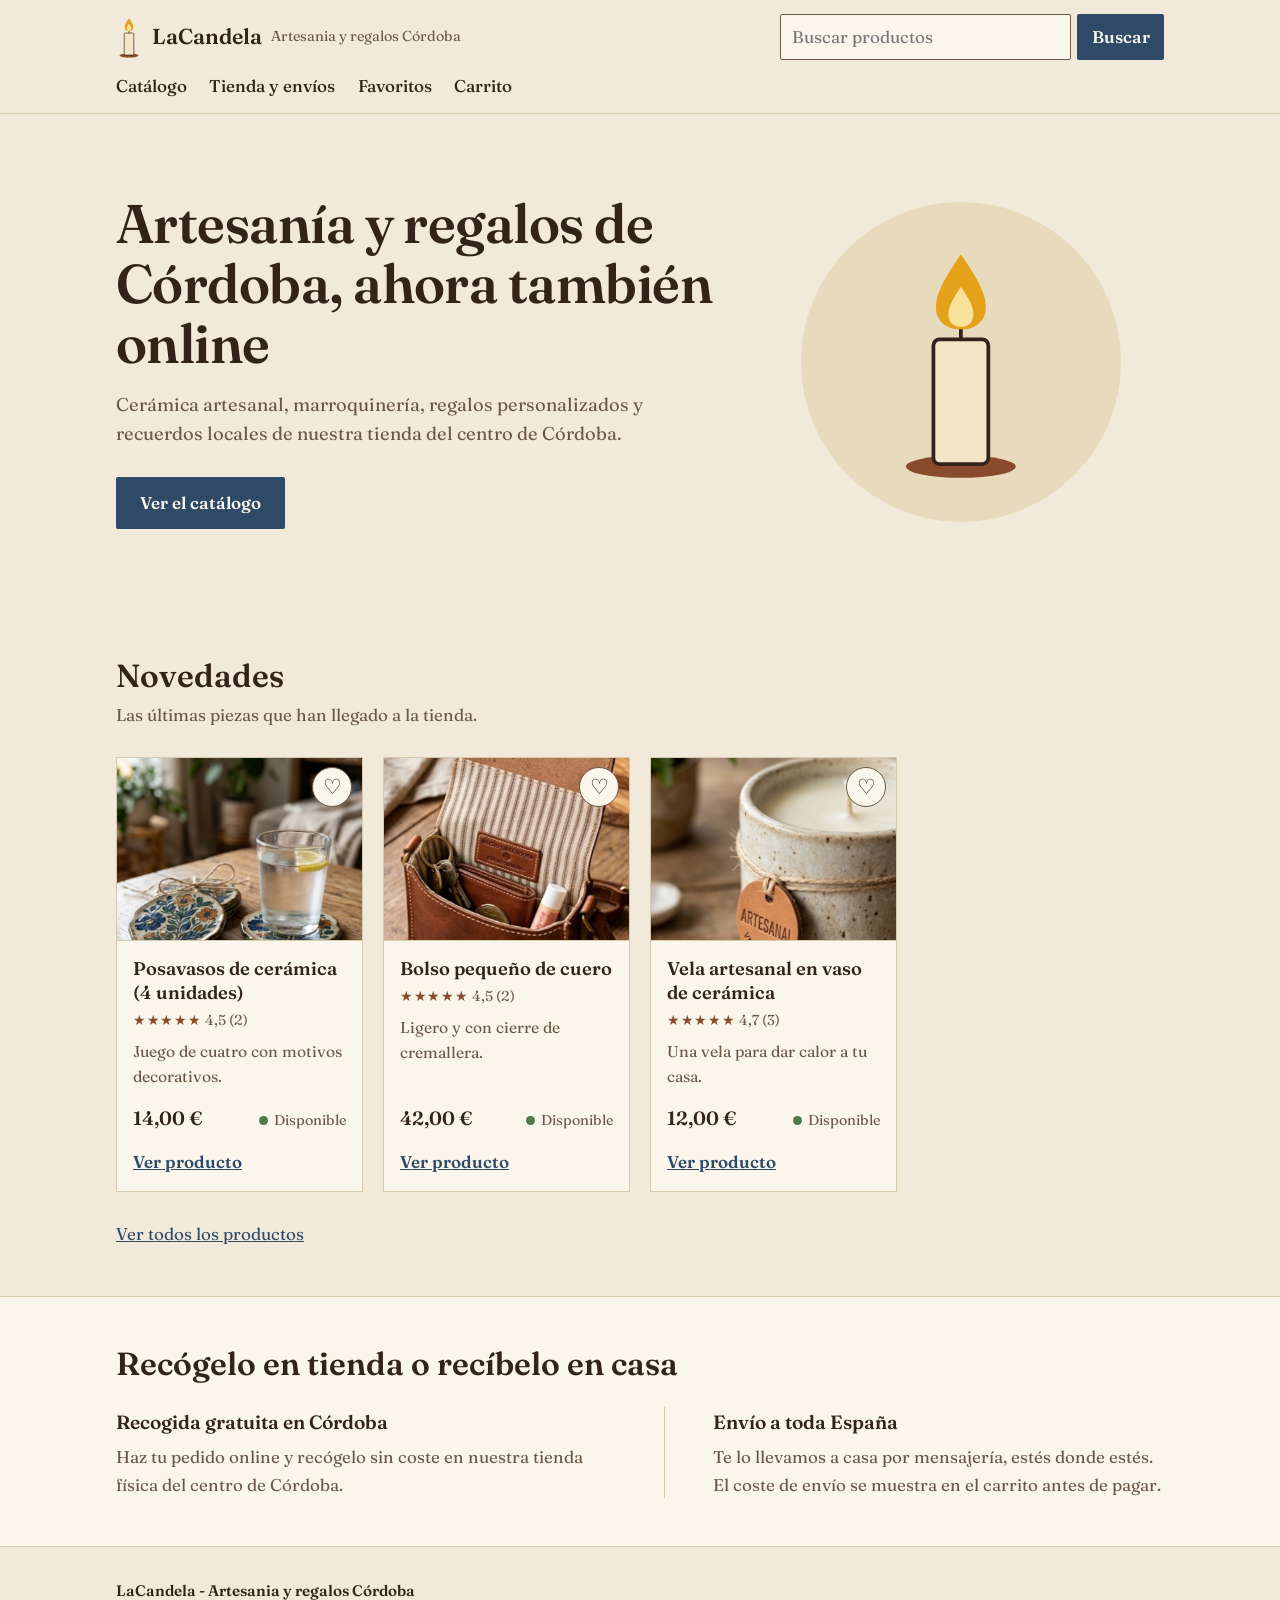
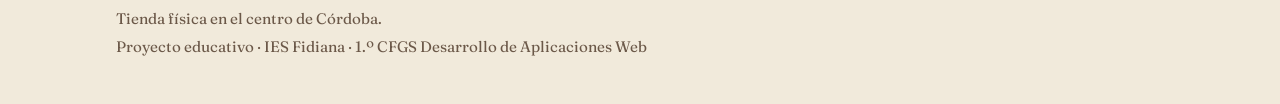
<file: index.html>
<!DOCTYPE html>
<html lang="es">
<head>
  <meta charset="UTF-8">
  <meta name="viewport" content="width=device-width, initial-scale=1">
  <title>LaCandela - Artesania y regalos Córdoba</title>
  <meta name="description" content="Cerámica artesanal, marroquinería, regalos personalizados y recuerdos locales de una tienda del centro de Córdoba, ahora también online.">
  <link rel="icon" type="image/svg+xml" href="img/icono.svg">

  <link rel="preconnect" href="https://fonts.googleapis.com">
  <link rel="preconnect" href="https://fonts.gstatic.com" crossorigin>
  <link href="https://fonts.googleapis.com/css2?family=Fraunces:opsz,wght@9..144,400;9..144,500;9..144,600&display=swap" rel="stylesheet">
  <link rel="stylesheet" href="css/estilos.css">
</head>
<body>
  <a class="salto" href="#contenido">Saltar al contenido</a>

  <!-- Cabecera -->
  <header class="cabecera">
    <div class="contenedor cabecera-interior">
      <a class="marca" href="index.html" aria-label="LaCandela, ir al inicio">
        <img src="img/icono.svg" alt="" width="26" height="43">
        <span class="marca-nombre">LaCandela</span>
        <span class="marca-lema">Artesania y regalos Córdoba</span>
      </a>
      <form class="buscador" role="search" action="catalogo.html" method="get">
        <label class="sr-only" for="buscar">Buscar productos</label>
        <input id="buscar" name="q" type="search" placeholder="Buscar productos" autocomplete="off">
        <button type="submit">Buscar</button>
      </form>
      <nav aria-label="Principal">
        <ul class="menu">
          <li><a href="catalogo.html">Catálogo</a></li>
          <li><a href="index.html#tienda">Tienda y envíos</a></li>
          <li><a href="favoritos.html" id="enlace-favoritos">Favoritos<span class="carrito-contador" id="favoritos-contador" hidden>0</span></a></li>
          <li><a href="carrito.html" id="enlace-carrito">Carrito<span class="carrito-contador" id="carrito-contador" hidden>0</span></a></li>
        </ul>
      </nav>
    </div>
  </header>

  <main id="contenido">

    <!-- Banner principal -->
    <section class="contenedor hero" aria-labelledby="titulo-principal">
      <div>
        <h1 id="titulo-principal">Artesanía y regalos de Córdoba, ahora también online</h1>
        <p>Cerámica artesanal, marroquinería, regalos personalizados y recuerdos locales de nuestra tienda del centro de Córdoba.</p>
        <a class="boton" href="catalogo.html">Ver el catálogo</a>
      </div>

      <div class="hero-vela" aria-hidden="true">
        <svg viewBox="0 0 120 200" xmlns="http://www.w3.org/2000/svg" focusable="false">
          <ellipse cx="60" cy="184" rx="44" ry="9" fill="#8A4B2C"/>
          <rect x="38" y="82" width="44" height="100" rx="5" fill="#F3E6C8" stroke="#33241B" stroke-width="3"/>
          <line x1="60" y1="82" x2="60" y2="68" stroke="#33241B" stroke-width="3" stroke-linecap="round"/>
          <g class="llama">
            <path d="M60 14C74 34 80 46 80 56C80 68 71 74 60 74C49 74 40 68 40 56C40 46 46 34 60 14Z" fill="#E3A21A"/>
            <path d="M60 40C67 50 70 56 70 62C70 69 65 72 60 72C55 72 50 69 50 62C50 56 53 50 60 40Z" fill="#FBE29A"/>
          </g>
        </svg>
      </div>
    </section>

    <!-- Novedades -->
    <section class="contenedor seccion" aria-labelledby="titulo-novedades">
      <h2 id="titulo-novedades">Novedades</h2>
      <p class="seccion-intro">Las últimas piezas que han llegado a la tienda.</p>

      <!-- Las novedades se pintan desde data/productos.json (js/portada.js) -->
      <ul class="productos" id="lista-novedades">
        <li class="mensaje">Cargando novedades…</li>
      </ul>

      <p class="ver-todo"><a href="catalogo.html">Ver todos los productos</a></p>
    </section>

    <!-- Información de la tienda -->
    <section class="informacion" id="tienda" aria-labelledby="titulo-tienda">
      <div class="contenedor seccion">
        <h2 id="titulo-tienda">Recógelo en tienda o recíbelo en casa</h2>
        <div class="informacion-lista">
          <div>
            <h3>Recogida gratuita en Córdoba</h3>
            <p>Haz tu pedido online y recógelo sin coste en nuestra tienda física del centro de Córdoba.</p>
          </div>
          <div>
            <h3>Envío a toda España</h3>
            <p>Te lo llevamos a casa por mensajería, estés donde estés. El coste de envío se muestra en el carrito antes de pagar.</p>
          </div>
        </div>
      </div>
    </section>

  </main>

  <!-- Pie de página -->
  <footer class="contenedor pie">
    <p class="pie-nombre">LaCandela - Artesania y regalos Córdoba</p>
    <p>Tienda física en el centro de Córdoba.</p>
    <p>Proyecto educativo · IES Fidiana · 1.º CFGS Desarrollo de Aplicaciones Web</p>
  </footer>
  <script src="js/carrito.js"></script>
  <script src="js/tienda.js"></script>
  <script src="js/portada.js"></script>
</body>
</html>
</file>
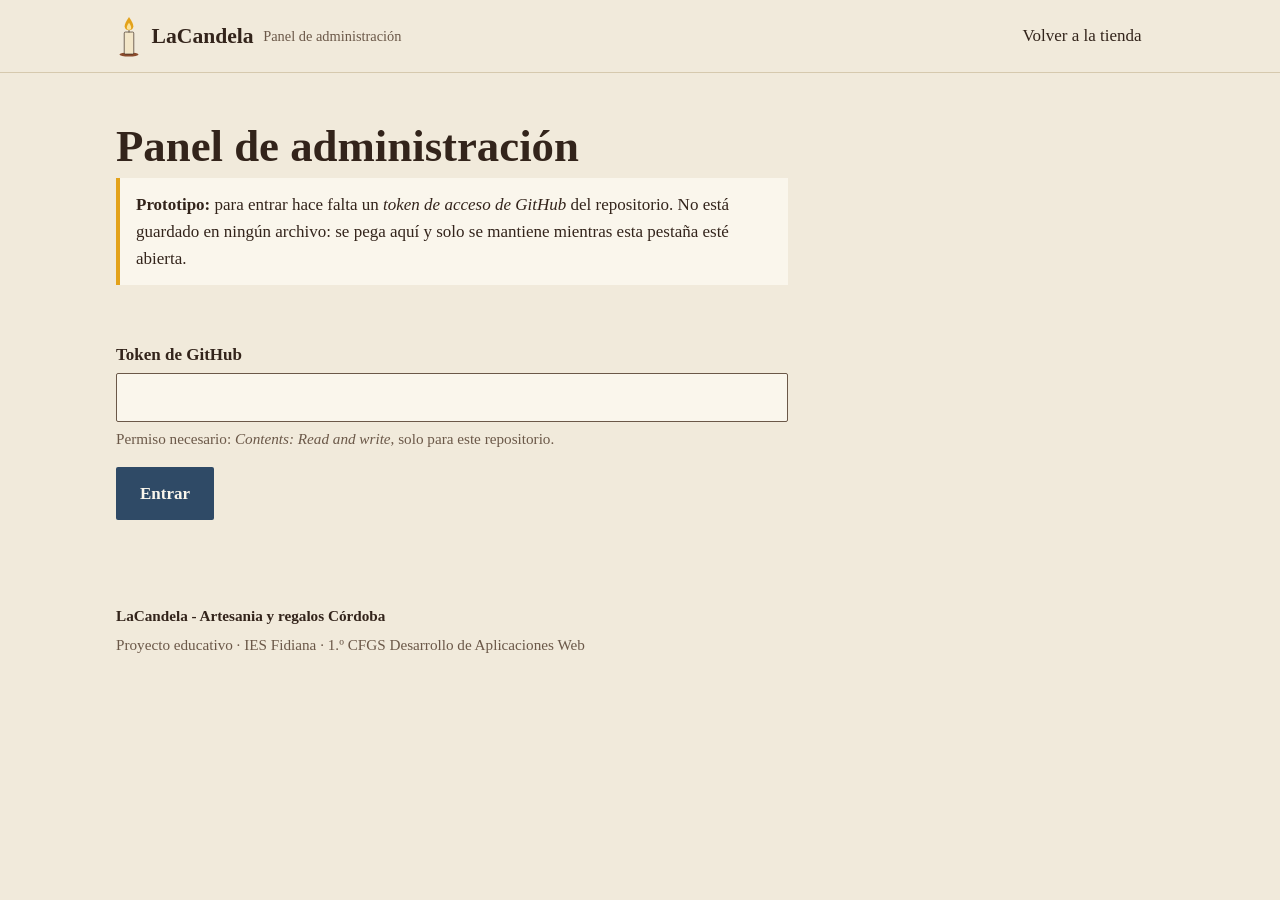
<file: admin.html>
<!DOCTYPE html>
<html lang="es">
<head>
  <meta charset="UTF-8">
  <meta name="viewport" content="width=device-width, initial-scale=1">
  <meta name="robots" content="noindex, nofollow">
  <meta http-equiv="Content-Security-Policy" content="default-src 'self'; script-src 'self'; style-src 'self' https://fonts.googleapis.com; font-src https://fonts.gstatic.com; img-src 'self' data:; connect-src https://api.github.com; base-uri 'none'; form-action 'self'">
  <title>Panel de administración · LaCandela</title>
  <link rel="icon" type="image/svg+xml" href="img/icono.svg">

  <link rel="preconnect" href="https://fonts.googleapis.com">
  <link rel="preconnect" href="https://fonts.gstatic.com" crossorigin>
  <link href="https://fonts.googleapis.com/css2?family=Fraunces:opsz,wght@9..144,400;9..144,500;9..144,600&display=swap" rel="stylesheet">
  <link rel="stylesheet" href="css/estilos.css">
</head>
<body>
  <a class="salto" href="#contenido">Saltar al contenido</a>

  <header class="cabecera">
    <div class="contenedor cabecera-interior">
      <a class="marca" href="index.html" aria-label="LaCandela, volver a la tienda">
        <img src="img/icono.svg" alt="" width="26" height="43">
        <span class="marca-nombre">LaCandela</span>
        <span class="marca-lema">Panel de administración</span>
      </a>
      <nav aria-label="Administración">
        <ul class="menu">
          <li><a href="index.html">Volver a la tienda</a></li>
          <li><button type="button" class="enlace-boton" id="boton-salir" hidden>Cerrar sesión</button></li>
        </ul>
      </nav>
    </div>
  </header>

  <main id="contenido" class="contenedor seccion">
    <h1 class="titulo-pagina">Panel de administración</h1>

    <!-- Acceso -->
    <section id="acceso" class="checkout" aria-labelledby="titulo-acceso">
      <h2 id="titulo-acceso" class="sr-only">Acceso</h2>
      <p class="aviso-prototipo"><strong>Prototipo:</strong> para entrar hace falta un <em>token de acceso de GitHub</em> del repositorio. No está guardado en ningún archivo: se pega aquí y solo se mantiene mientras esta pestaña esté abierta.</p>
      <form id="form-acceso" class="formulario">
        <div class="campo">
          <label for="token">Token de GitHub</label>
          <input id="token" name="token" type="password" autocomplete="off" spellcheck="false" required>
          <p class="ayuda">Permiso necesario: <em>Contents: Read and write</em>, solo para este repositorio.</p>
        </div>
        <button class="boton" type="submit">Entrar</button>
        <p class="ayuda" id="acceso-error" role="alert"></p>
      </form>
    </section>

    <!-- Panel (solo se ve tras entrar) -->
    <div id="panel" hidden>

      <section aria-labelledby="titulo-productos">
        <h2 id="titulo-productos">Productos</h2>
        <p class="seccion-intro">Cambia el precio o la disponibilidad, o borra un producto. Los cambios no se aplican hasta que pulses «Guardar cambios en GitHub».</p>

        <div class="tabla-admin-envoltura">
          <table class="tabla-admin">
            <thead>
              <tr>
                <th scope="col">Producto</th>
                <th scope="col">Precio (€)</th>
                <th scope="col">Estado</th>
                <th scope="col">Acciones</th>
              </tr>
            </thead>
            <tbody id="tabla-productos"></tbody>
          </table>
        </div>

        <div class="admin-barra">
          <button class="boton" type="button" id="boton-guardar">Guardar cambios en GitHub</button>
          <p class="ayuda" id="aviso-productos" role="status"></p>
        </div>
      </section>

      <section class="admin-seccion" aria-labelledby="titulo-nuevo">
        <h2 id="titulo-nuevo">Añadir un producto nuevo</h2>
        <p class="seccion-intro">Las fotos hay que subirlas antes a la carpeta <code>img/productos/</code> del repositorio. Aquí solo se escribe su ruta.</p>

        <form id="form-nuevo" class="formulario">
          <div class="rejilla-formulario">
            <div class="campo">
              <label for="nuevo-nombre">Nombre</label>
              <input id="nuevo-nombre" name="nombre" type="text" maxlength="80" required>
            </div>
            <div class="campo">
              <label for="nuevo-categoria">Categoría</label>
              <select id="nuevo-categoria" name="categoria" required>
                <option value="Cerámica">Cerámica</option>
                <option value="Cuero">Cuero</option>
                <option value="Regalos Personalizados">Regalos Personalizados</option>
                <option value="Novedades">Novedades</option>
              </select>
            </div>
            <div class="campo">
              <label for="nuevo-precio">Precio (€)</label>
              <input id="nuevo-precio" name="precio" type="number" min="0" step="0.01" required>
            </div>
          </div>

          <div class="campo">
            <label for="nuevo-corta">Descripción corta</label>
            <input id="nuevo-corta" name="descripcionCorta" type="text" maxlength="80" required>
          </div>
          <div class="campo">
            <label for="nuevo-descripcion">Descripción completa</label>
            <textarea id="nuevo-descripcion" name="descripcion" rows="3" maxlength="400" required></textarea>
          </div>

          <div class="rejilla-formulario">
            <div class="campo">
              <label for="nuevo-foto1">Foto 1 (principal)</label>
              <input id="nuevo-foto1" name="foto1" type="text" placeholder="img/productos/vela.png">
            </div>
            <div class="campo">
              <label for="nuevo-foto2">Foto 2</label>
              <input id="nuevo-foto2" name="foto2" type="text" placeholder="img/productos/vela2.png">
            </div>
            <div class="campo">
              <label for="nuevo-foto3">Foto 3</label>
              <input id="nuevo-foto3" name="foto3" type="text" placeholder="img/productos/vela3.png">
            </div>
          </div>
          <p class="ayuda">Si no pones foto, el producto saldrá con un recuadro provisional.</p>

          <label class="campo-casilla">
            <input id="nuevo-disponible" name="disponible" type="checkbox" checked>
            Disponible
          </label>

          <button class="boton" type="submit">Añadir a la lista</button>
          <p class="ayuda" id="aviso-nuevo" role="status"></p>
        </form>
      </section>

      <section class="admin-seccion" aria-labelledby="titulo-pedidos">
        <h2 id="titulo-pedidos">Pedidos</h2>
        <p class="aviso-prototipo"><strong>Importante:</strong> aquí solo aparecen los pedidos hechos desde <em>este mismo navegador</em> (por ejemplo, los de prueba del equipo). Los pedidos de otras personas no llegan al panel, porque la web no tiene servidor.</p>

        <p class="mensaje" id="pedidos-vacio" hidden>Todavía no hay pedidos en este navegador.</p>

        <div class="tabla-admin-envoltura">
          <table class="tabla-admin">
            <thead>
              <tr>
                <th scope="col">Pedido</th>
                <th scope="col">Cliente</th>
                <th scope="col">Productos</th>
                <th scope="col">Entrega</th>
                <th scope="col">Total</th>
                <th scope="col">Estado</th>
              </tr>
            </thead>
            <tbody id="tabla-pedidos"></tbody>
          </table>
        </div>
        <p class="ayuda" id="aviso-pedidos" role="status"></p>
      </section>

    </div>

    <noscript>
      <p class="mensaje">Necesitas activar JavaScript para usar el panel.</p>
    </noscript>
  </main>

  <footer class="contenedor pie">
    <p class="pie-nombre">LaCandela - Artesania y regalos Córdoba</p>
    <p>Proyecto educativo · IES Fidiana · 1.º CFGS Desarrollo de Aplicaciones Web</p>
  </footer>

  <script src="js/admin.js"></script>
</body>
</html>
</file>
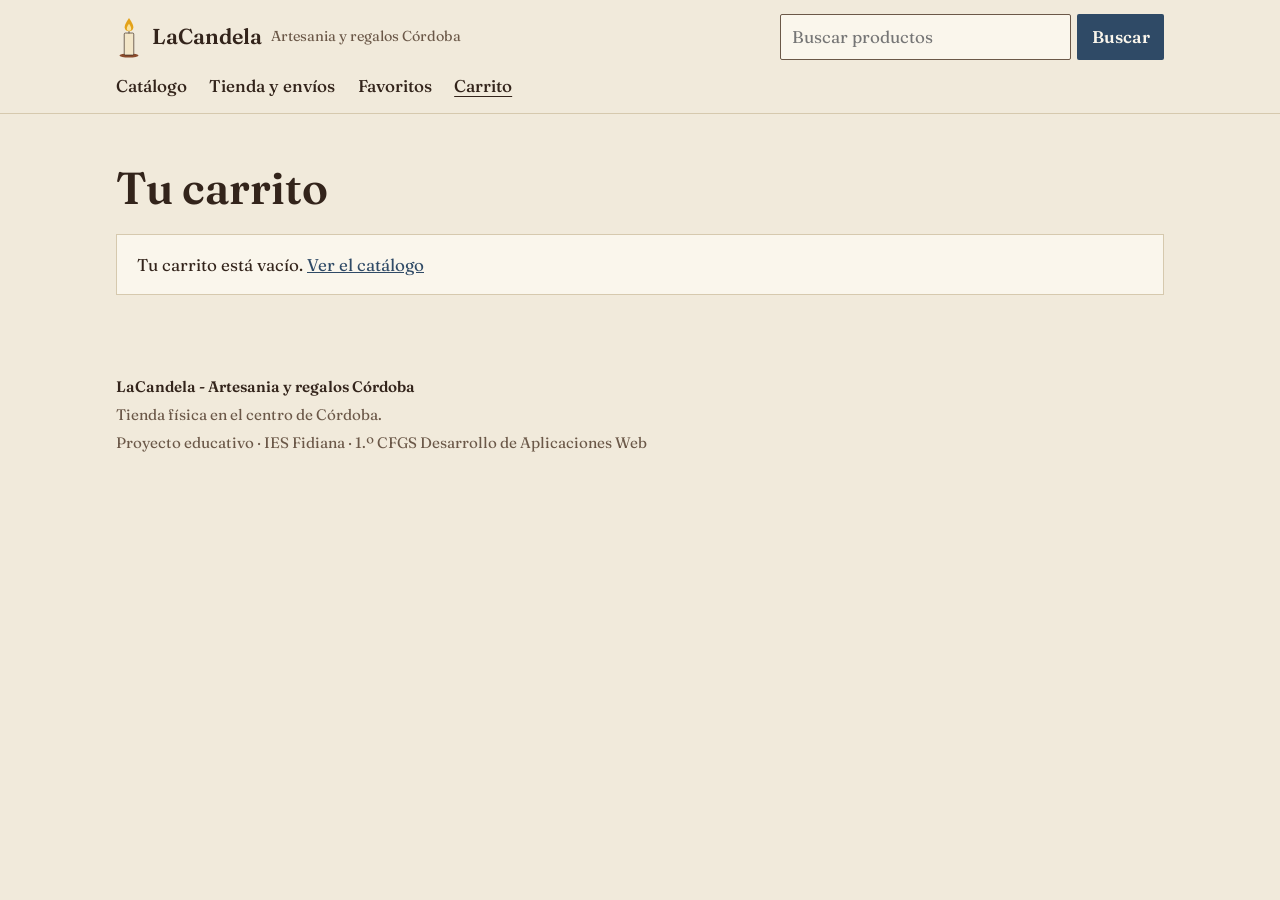
<file: carrito.html>
<!DOCTYPE html>
<html lang="es">
<head>
  <meta charset="UTF-8">
  <meta name="viewport" content="width=device-width, initial-scale=1">
  <title>Carrito · LaCandela - Artesania y regalos Córdoba</title>
  <meta name="description" content="Tu carrito de LaCandela: revisa tus productos, elige la entrega y consulta el total.">
  <link rel="icon" type="image/svg+xml" href="img/icono.svg">

  <link rel="preconnect" href="https://fonts.googleapis.com">
  <link rel="preconnect" href="https://fonts.gstatic.com" crossorigin>
  <link href="https://fonts.googleapis.com/css2?family=Fraunces:opsz,wght@9..144,400;9..144,500;9..144,600&display=swap" rel="stylesheet">
  <link rel="stylesheet" href="css/estilos.css">
</head>
<body>
  <a class="salto" href="#contenido">Saltar al contenido</a>

  <header class="cabecera">
    <div class="contenedor cabecera-interior">
      <a class="marca" href="index.html" aria-label="LaCandela, ir al inicio">
        <img src="img/icono.svg" alt="" width="26" height="43">
        <span class="marca-nombre">LaCandela</span>
        <span class="marca-lema">Artesania y regalos Córdoba</span>
      </a>
      <form class="buscador" role="search" action="catalogo.html" method="get">
        <label class="sr-only" for="buscar">Buscar productos</label>
        <input id="buscar" name="q" type="search" placeholder="Buscar productos" autocomplete="off">
        <button type="submit">Buscar</button>
      </form>
      <nav aria-label="Principal">
        <ul class="menu">
          <li><a href="catalogo.html">Catálogo</a></li>
          <li><a href="index.html#tienda">Tienda y envíos</a></li>
          <li><a href="favoritos.html" id="enlace-favoritos">Favoritos<span class="carrito-contador" id="favoritos-contador" hidden>0</span></a></li>
          <li><a href="carrito.html" id="enlace-carrito" aria-current="page">Carrito<span class="carrito-contador" id="carrito-contador" hidden>0</span></a></li>
        </ul>
      </nav>
    </div>
  </header>

  <main id="contenido" class="contenedor seccion">
    <h1 class="titulo-pagina">Tu carrito</h1>

    <p id="carrito-aviso" class="resultado" role="status" tabindex="-1"></p>

    <p id="carrito-vacio" class="mensaje" hidden>Tu carrito está vacío. <a href="catalogo.html">Ver el catálogo</a></p>

    <div id="carrito-contenido" class="carrito-layout" hidden>
      <!-- Líneas del carrito (js/carrito-pagina.js) -->
      <ul id="carrito-lineas" class="carrito-lineas"></ul>

      <aside class="panel" aria-labelledby="titulo-resumen">
        <h2 id="titulo-resumen">Resumen</h2>

        <fieldset class="entrega">
          <legend>Entrega</legend>
          <label class="opcion">
            <input type="radio" name="entrega" value="envio">
            <span><strong>Envío a domicilio por mensajería</strong><br><span id="texto-envio"></span></span>
          </label>
          <label class="opcion">
            <input type="radio" name="entrega" value="recogida">
            <span><strong>Recogida gratuita en la tienda de Córdoba</strong><br>Gratis</span>
          </label>
        </fieldset>

        <p class="ayuda aviso-envio" id="aviso-envio" role="status"></p>

        <dl class="totales">
          <div><dt>Subtotal</dt><dd id="total-subtotal"></dd></div>
          <div id="fila-descuento" hidden><dt>Descuento primera compra (10 %)</dt><dd id="total-descuento"></dd></div>
          <div><dt>Envío</dt><dd id="total-envio"></dd></div>
          <div class="total-final"><dt>Total</dt><dd id="total-total"></dd></div>
        </dl>

        <a class="boton boton-ancho" href="checkout.html">Continuar con el pedido</a>
      </aside>
    </div>

    <noscript>
      <p class="mensaje">Necesitas activar JavaScript para ver el carrito.</p>
    </noscript>
  </main>

  <footer class="contenedor pie">
    <p class="pie-nombre">LaCandela - Artesania y regalos Córdoba</p>
    <p>Tienda física en el centro de Córdoba.</p>
    <p>Proyecto educativo · IES Fidiana · 1.º CFGS Desarrollo de Aplicaciones Web</p>
  </footer>

  <script src="js/carrito.js"></script>
  <script src="js/tienda.js"></script>
  <script src="js/carrito-pagina.js"></script>
</body>
</html>
</file>
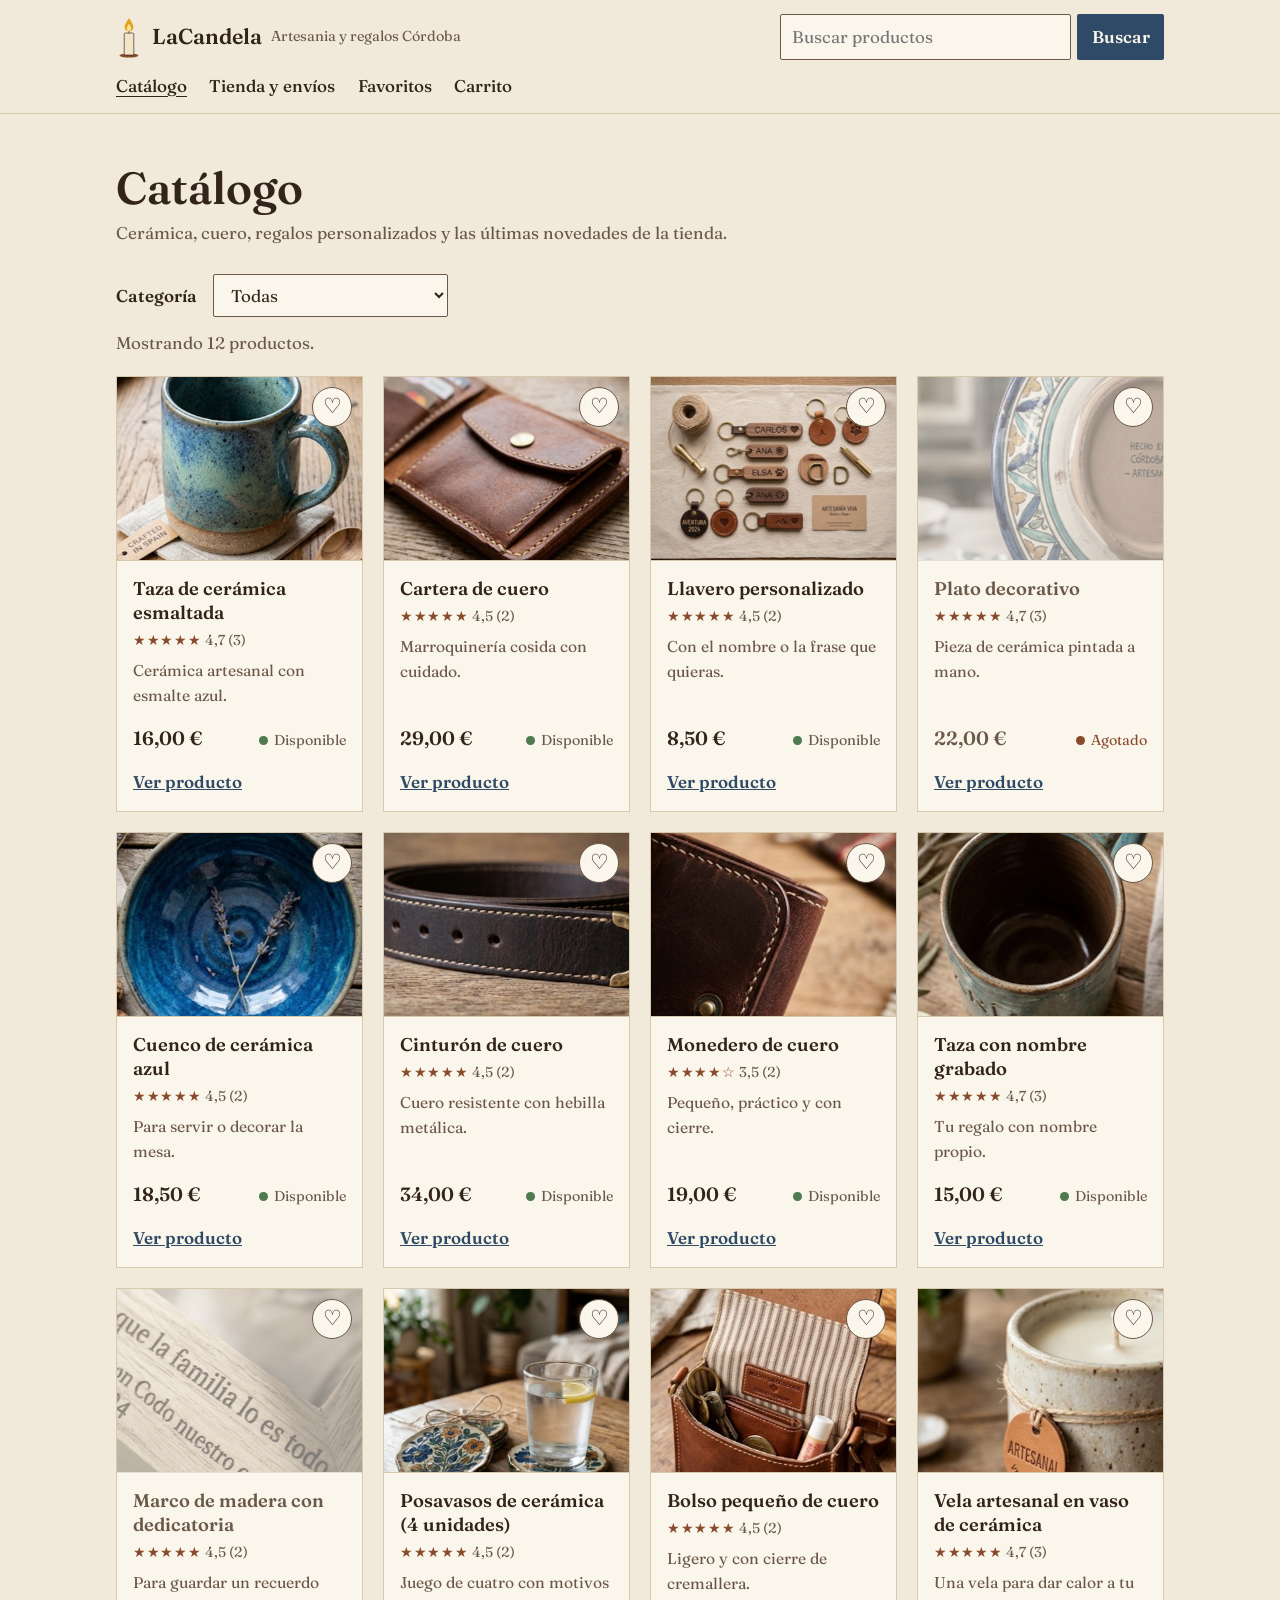
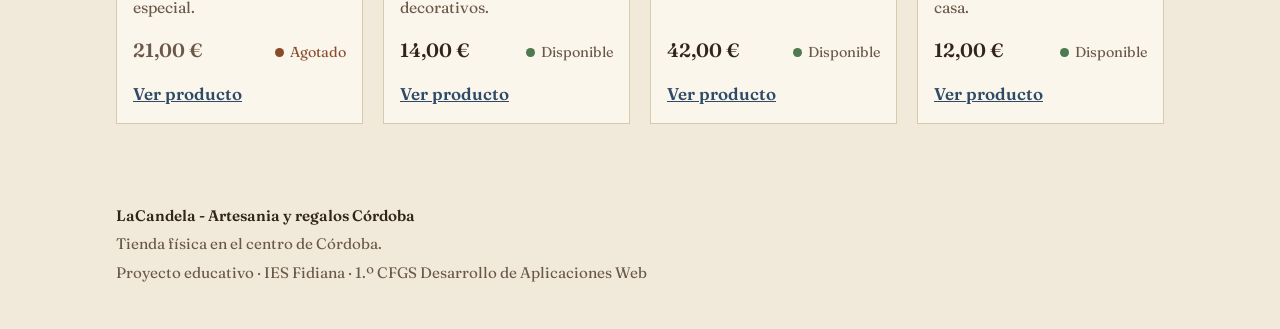
<file: catalogo.html>
<!DOCTYPE html>
<html lang="es">
<head>
  <meta charset="UTF-8">
  <meta name="viewport" content="width=device-width, initial-scale=1">
  <title>Catálogo · LaCandela - Artesania y regalos Córdoba</title>
  <meta name="description" content="Catálogo de LaCandela: cerámica artesanal, cuero, regalos personalizados y novedades de nuestra tienda de Córdoba.">
  <link rel="icon" type="image/svg+xml" href="img/icono.svg">

  <link rel="preconnect" href="https://fonts.googleapis.com">
  <link rel="preconnect" href="https://fonts.gstatic.com" crossorigin>
  <link href="https://fonts.googleapis.com/css2?family=Fraunces:opsz,wght@9..144,400;9..144,500;9..144,600&display=swap" rel="stylesheet">
  <link rel="stylesheet" href="css/estilos.css">
</head>
<body>
  <a class="salto" href="#contenido">Saltar al contenido</a>

  <!-- Cabecera -->
  <header class="cabecera">
    <div class="contenedor cabecera-interior">
      <a class="marca" href="index.html" aria-label="LaCandela, ir al inicio">
        <img src="img/icono.svg" alt="" width="26" height="43">
        <span class="marca-nombre">LaCandela</span>
        <span class="marca-lema">Artesania y regalos Córdoba</span>
      </a>
      <form class="buscador" role="search" action="catalogo.html" method="get">
        <label class="sr-only" for="buscar">Buscar productos</label>
        <input id="buscar" name="q" type="search" placeholder="Buscar productos" autocomplete="off">
        <button type="submit">Buscar</button>
      </form>
      <nav aria-label="Principal">
        <ul class="menu">
          <li><a href="catalogo.html" aria-current="page">Catálogo</a></li>
          <li><a href="index.html#tienda">Tienda y envíos</a></li>
          <li><a href="favoritos.html" id="enlace-favoritos">Favoritos<span class="carrito-contador" id="favoritos-contador" hidden>0</span></a></li>
          <li><a href="carrito.html" id="enlace-carrito">Carrito<span class="carrito-contador" id="carrito-contador" hidden>0</span></a></li>
        </ul>
      </nav>
    </div>
  </header>

  <main id="contenido" class="contenedor seccion">
    <h1 class="titulo-pagina">Catálogo</h1>
    <p class="seccion-intro">Cerámica, cuero, regalos personalizados y las últimas novedades de la tienda.</p>

    <!-- Filtro por categoría -->
    <div class="filtros">
      <label for="filtro-categoria">Categoría</label>
      <select id="filtro-categoria">
        <option value="todas">Todas</option>
        <option value="Cerámica">Cerámica</option>
        <option value="Cuero">Cuero</option>
        <option value="Regalos Personalizados">Regalos Personalizados</option>
        <option value="Novedades">Novedades</option>
      </select>
    </div>

    <p class="resultado" id="resultado" aria-live="polite">Cargando productos…</p>

    <!-- Los productos se pintan desde data/productos.json (js/catalogo.js) -->
    <ul class="productos" id="lista-productos"></ul>

    <noscript>
      <p class="mensaje">Necesitas activar JavaScript para ver el catálogo.</p>
    </noscript>
  </main>

  <!-- Pie de página -->
  <footer class="contenedor pie">
    <p class="pie-nombre">LaCandela - Artesania y regalos Córdoba</p>
    <p>Tienda física en el centro de Córdoba.</p>
    <p>Proyecto educativo · IES Fidiana · 1.º CFGS Desarrollo de Aplicaciones Web</p>
  </footer>

  <script src="js/carrito.js"></script>
  <script src="js/tienda.js"></script>
  <script src="js/catalogo.js"></script>
</body>
</html>
</file>
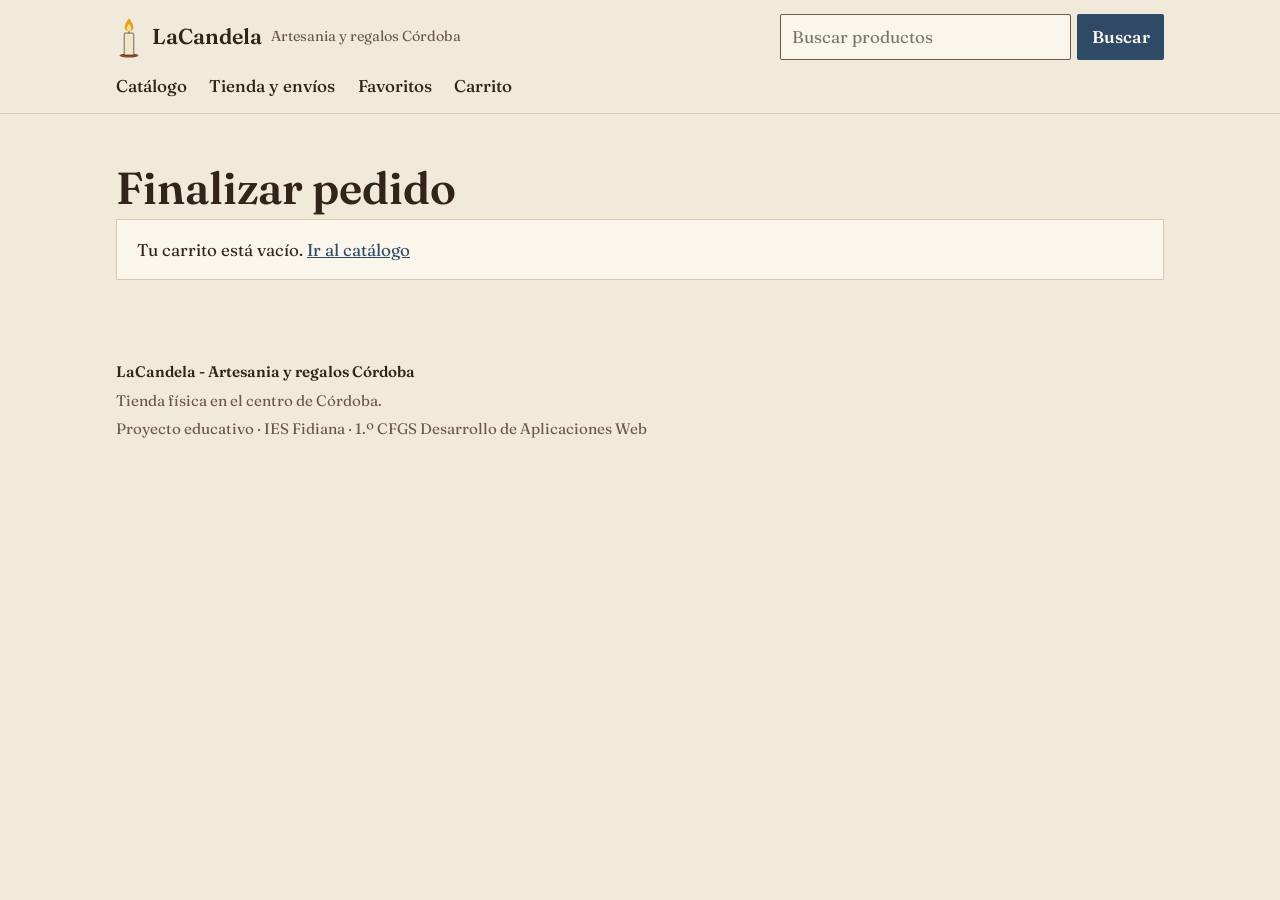
<file: checkout.html>
<!DOCTYPE html>
<html lang="es">
<head>
  <meta charset="UTF-8">
  <meta name="viewport" content="width=device-width, initial-scale=1">
  <title>Finalizar pedido · LaCandela - Artesania y regalos Córdoba</title>
  <meta name="description" content="Finaliza tu pedido en LaCandela: tus datos, la entrega y el método de pago.">
  <link rel="icon" type="image/svg+xml" href="img/icono.svg">

  <link rel="preconnect" href="https://fonts.googleapis.com">
  <link rel="preconnect" href="https://fonts.gstatic.com" crossorigin>
  <link href="https://fonts.googleapis.com/css2?family=Fraunces:opsz,wght@9..144,400;9..144,500;9..144,600&display=swap" rel="stylesheet">
  <link rel="stylesheet" href="css/estilos.css">
</head>
<body>
  <a class="salto" href="#contenido">Saltar al contenido</a>

  <header class="cabecera">
    <div class="contenedor cabecera-interior">
      <a class="marca" href="index.html" aria-label="LaCandela, ir al inicio">
        <img src="img/icono.svg" alt="" width="26" height="43">
        <span class="marca-nombre">LaCandela</span>
        <span class="marca-lema">Artesania y regalos Córdoba</span>
      </a>
      <form class="buscador" role="search" action="catalogo.html" method="get">
        <label class="sr-only" for="buscar">Buscar productos</label>
        <input id="buscar" name="q" type="search" placeholder="Buscar productos" autocomplete="off">
        <button type="submit">Buscar</button>
      </form>
      <nav aria-label="Principal">
        <ul class="menu">
          <li><a href="catalogo.html">Catálogo</a></li>
          <li><a href="index.html#tienda">Tienda y envíos</a></li>
          <li><a href="favoritos.html" id="enlace-favoritos">Favoritos<span class="carrito-contador" id="favoritos-contador" hidden>0</span></a></li>
          <li><a href="carrito.html" id="enlace-carrito">Carrito<span class="carrito-contador" id="carrito-contador" hidden>0</span></a></li>
        </ul>
      </nav>
    </div>
  </header>

  <main id="contenido" class="contenedor seccion">
    <h1 class="titulo-pagina">Finalizar pedido</h1>

    <p id="checkout-vacio" class="mensaje" hidden>Tu carrito está vacío. <a href="catalogo.html">Ir al catálogo</a></p>

    <div id="checkout-contenido" class="checkout" hidden>
      <section class="panel" aria-labelledby="titulo-resumen">
        <h2 id="titulo-resumen">Resumen del pedido</h2>
        <ul id="resumen-lineas" class="resumen-lineas"></ul>
        <p class="resumen-entrega">Entrega: <strong id="resumen-entrega"></strong> · <a href="carrito.html">Cambiar</a></p>
        <dl class="totales">
          <div><dt>Subtotal</dt><dd id="total-subtotal"></dd></div>
          <div id="fila-descuento" hidden><dt>Descuento primera compra (10 %)</dt><dd id="total-descuento"></dd></div>
          <div><dt>Envío</dt><dd id="total-envio"></dd></div>
          <div class="total-final"><dt>Total</dt><dd id="total-total"></dd></div>
        </dl>
      </section>

      <form id="formulario-pedido" class="formulario">
        <p class="aviso-prototipo"><strong>Prototipo:</strong> esta web es un proyecto de clase. No se cobra nada y el pedido no llega a ninguna tienda real.</p>

        <fieldset>
          <legend>Tus datos</legend>
          <div class="campo">
            <label for="nombre">Nombre completo</label>
            <input id="nombre" name="nombre" type="text" autocomplete="name" required>
          </div>
          <div class="campo">
            <label for="telefono">Teléfono</label>
            <input id="telefono" name="telefono" type="tel" autocomplete="tel" required pattern="[0-9 +]{9,15}" title="Escribe un teléfono válido, por ejemplo 600 123 456">
          </div>
          <div class="campo">
            <label for="email">Correo electrónico</label>
            <input id="email" name="email" type="email" autocomplete="email" required>
          </div>
          <div class="campo" id="bloque-direccion">
            <label for="direccion">Dirección de envío</label>
            <input id="direccion" name="direccion" type="text" autocomplete="street-address" required>
            <p class="ayuda">Calle, número, código postal y ciudad.</p>
          </div>
          <p class="ayuda" id="bloque-recogida" hidden>Recogerás tu pedido gratis en la tienda de Córdoba, así que no necesitamos tu dirección.</p>
        </fieldset>

        <fieldset>
          <legend>Método de pago</legend>
          <label class="opcion">
            <input type="radio" name="pago" value="tarjeta" required>
            <span><strong>Tarjeta</strong></span>
          </label>
          <label class="opcion">
            <input type="radio" name="pago" value="bizum">
            <span><strong>Bizum</strong></span>
          </label>
          <p class="ayuda">Pago simulado: no se hace ningún cobro.</p>
        </fieldset>

        <button class="boton" type="submit">Confirmar pedido</button>
      </form>
    </div>

    <!-- Confirmación (se muestra al enviar el formulario) -->
    <section id="confirmacion" class="confirmacion panel" aria-labelledby="titulo-confirmacion" hidden>
      <h2 id="titulo-confirmacion" tabindex="-1">¡Gracias por tu pedido!</h2>
      <p>Número de pedido: <strong id="numero-pedido"></strong></p>
      <dl id="confirmacion-detalle" class="totales"></dl>
      <p class="aviso-prototipo">Este es un pedido de prueba: no se ha cobrado nada y no se ha enviado a ninguna tienda real.</p>
      <a class="boton" href="catalogo.html">Seguir viendo el catálogo</a>
    </section>

    <noscript>
      <p class="mensaje">Necesitas activar JavaScript para finalizar el pedido.</p>
    </noscript>
  </main>

  <footer class="contenedor pie">
    <p class="pie-nombre">LaCandela - Artesania y regalos Córdoba</p>
    <p>Tienda física en el centro de Córdoba.</p>
    <p>Proyecto educativo · IES Fidiana · 1.º CFGS Desarrollo de Aplicaciones Web</p>
  </footer>

  <script src="js/carrito.js"></script>
  <script src="js/tienda.js"></script>
  <script src="js/checkout.js"></script>
</body>
</html>
</file>
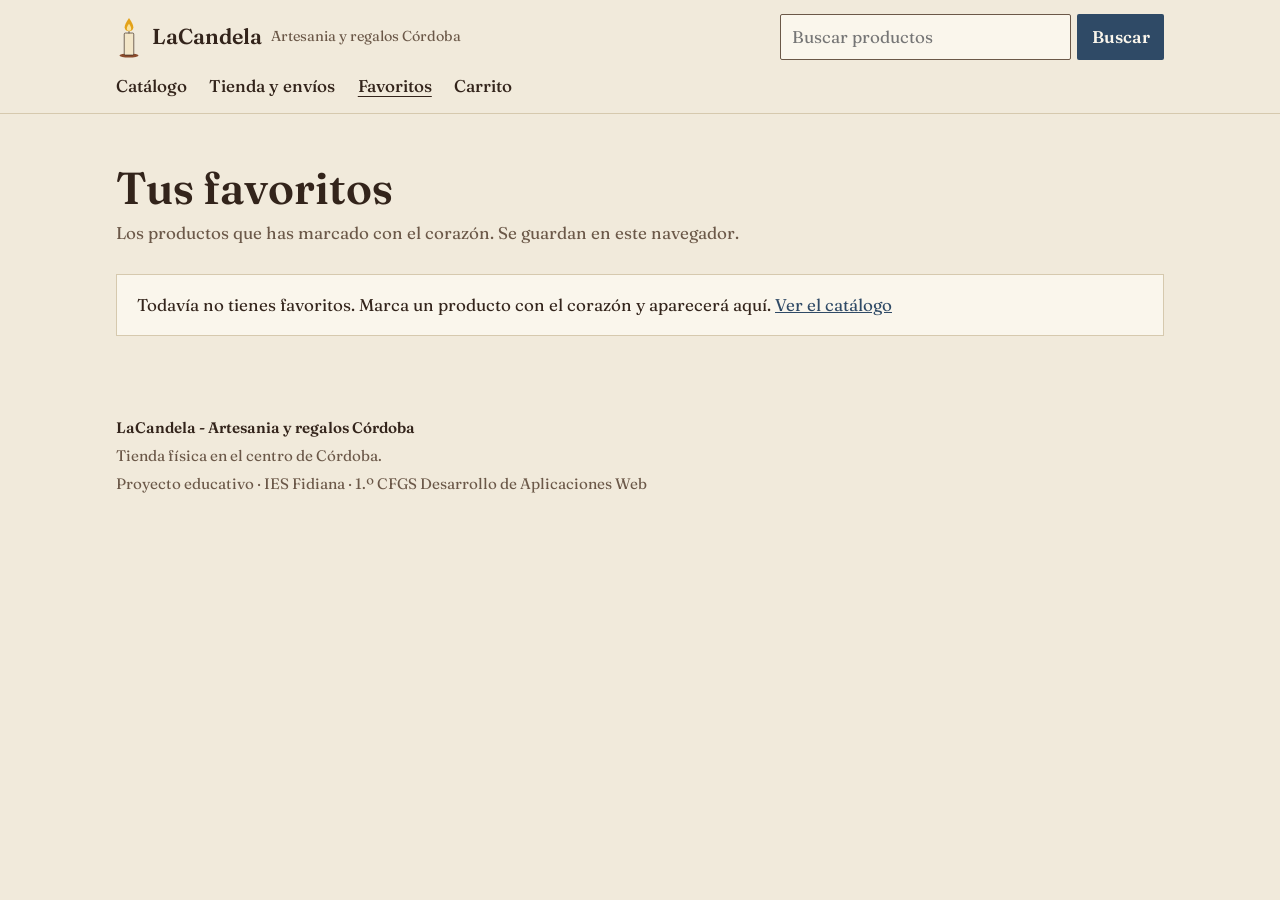
<file: favoritos.html>
<!DOCTYPE html>
<html lang="es">
<head>
  <meta charset="UTF-8">
  <meta name="viewport" content="width=device-width, initial-scale=1">
  <title>Favoritos · LaCandela - Artesania y regalos Córdoba</title>
  <meta name="description" content="Tus productos favoritos de LaCandela.">
  <link rel="icon" type="image/svg+xml" href="img/icono.svg">

  <link rel="preconnect" href="https://fonts.googleapis.com">
  <link rel="preconnect" href="https://fonts.gstatic.com" crossorigin>
  <link href="https://fonts.googleapis.com/css2?family=Fraunces:opsz,wght@9..144,400;9..144,500;9..144,600&display=swap" rel="stylesheet">
  <link rel="stylesheet" href="css/estilos.css">
</head>
<body>
  <a class="salto" href="#contenido">Saltar al contenido</a>

  <header class="cabecera">
    <div class="contenedor cabecera-interior">
      <a class="marca" href="index.html" aria-label="LaCandela, ir al inicio">
        <img src="img/icono.svg" alt="" width="26" height="43">
        <span class="marca-nombre">LaCandela</span>
        <span class="marca-lema">Artesania y regalos Córdoba</span>
      </a>
      <form class="buscador" role="search" action="catalogo.html" method="get">
        <label class="sr-only" for="buscar">Buscar productos</label>
        <input id="buscar" name="q" type="search" placeholder="Buscar productos" autocomplete="off">
        <button type="submit">Buscar</button>
      </form>
      <nav aria-label="Principal">
        <ul class="menu">
          <li><a href="catalogo.html">Catálogo</a></li>
          <li><a href="index.html#tienda">Tienda y envíos</a></li>
          <li><a href="favoritos.html" id="enlace-favoritos" aria-current="page">Favoritos<span class="carrito-contador" id="favoritos-contador" hidden>0</span></a></li>
          <li><a href="carrito.html" id="enlace-carrito">Carrito<span class="carrito-contador" id="carrito-contador" hidden>0</span></a></li>
        </ul>
      </nav>
    </div>
  </header>

  <main id="contenido" class="contenedor seccion">
    <h1 class="titulo-pagina">Tus favoritos</h1>
    <p class="seccion-intro">Los productos que has marcado con el corazón. Se guardan en este navegador.</p>

    <p class="resultado" id="favoritos-resultado" tabindex="-1" aria-live="polite"></p>

    <p class="mensaje" id="favoritos-vacio" tabindex="-1" hidden>Todavía no tienes favoritos. Marca un producto con el corazón y aparecerá aquí. <a href="catalogo.html">Ver el catálogo</a></p>

    <!-- Los productos se pintan desde data/productos.json (js/favoritos-pagina.js) -->
    <ul class="productos" id="lista-favoritos"></ul>

    <noscript>
      <p class="mensaje">Necesitas activar JavaScript para ver tus favoritos.</p>
    </noscript>
  </main>

  <footer class="contenedor pie">
    <p class="pie-nombre">LaCandela - Artesania y regalos Córdoba</p>
    <p>Tienda física en el centro de Córdoba.</p>
    <p>Proyecto educativo · IES Fidiana · 1.º CFGS Desarrollo de Aplicaciones Web</p>
  </footer>

  <script src="js/carrito.js"></script>
  <script src="js/tienda.js"></script>
  <script src="js/favoritos-pagina.js"></script>
</body>
</html>
</file>
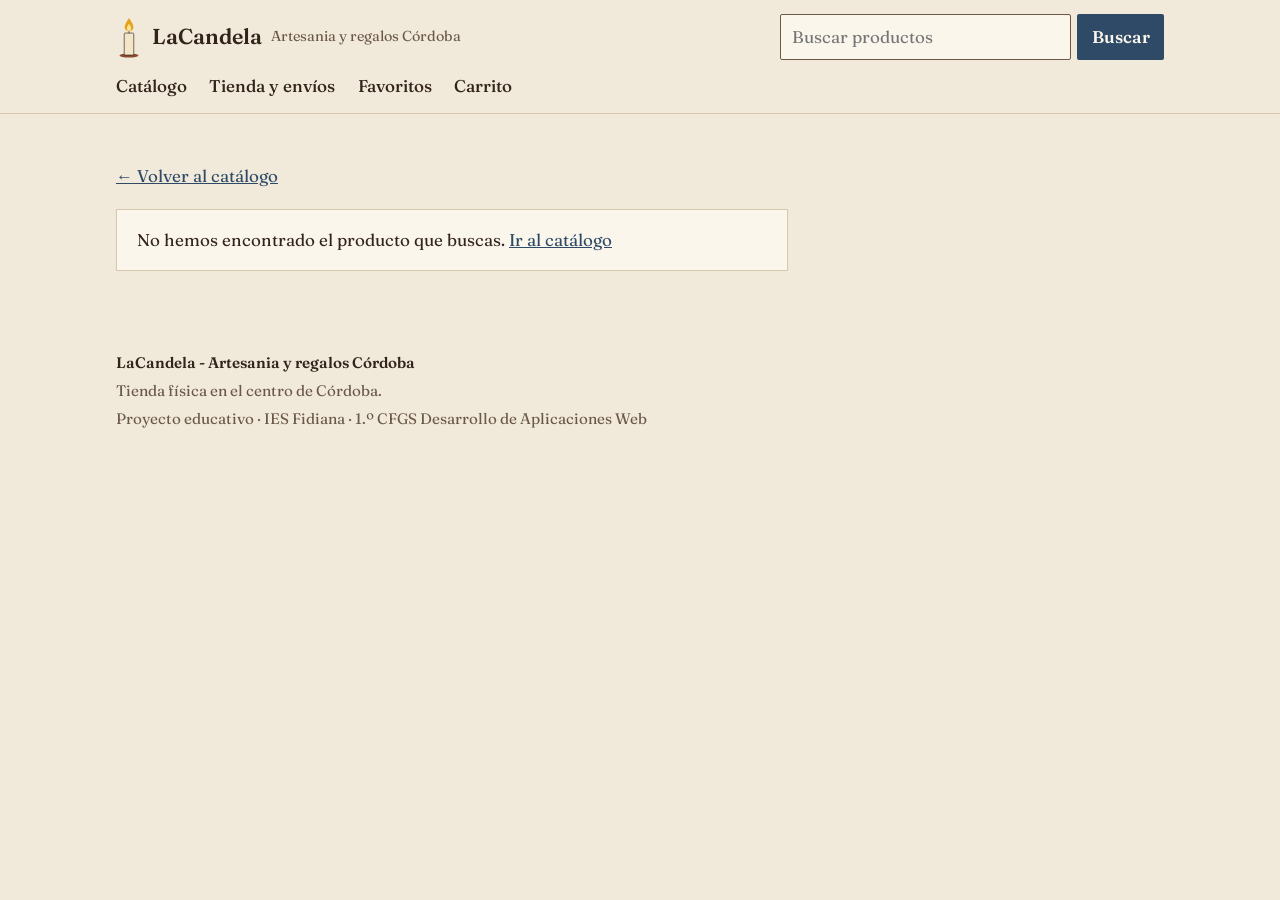
<file: producto.html>
<!DOCTYPE html>
<html lang="es">
<head>
  <meta charset="UTF-8">
  <meta name="viewport" content="width=device-width, initial-scale=1">
  <title>Producto · LaCandela - Artesania y regalos Córdoba</title>
  <meta name="description" content="Ficha de producto de LaCandela: fotos, descripción completa, precio y disponibilidad.">
  <link rel="icon" type="image/svg+xml" href="img/icono.svg">

  <link rel="preconnect" href="https://fonts.googleapis.com">
  <link rel="preconnect" href="https://fonts.gstatic.com" crossorigin>
  <link href="https://fonts.googleapis.com/css2?family=Fraunces:opsz,wght@9..144,400;9..144,500;9..144,600&display=swap" rel="stylesheet">
  <link rel="stylesheet" href="css/estilos.css">
</head>
<body>
  <a class="salto" href="#contenido">Saltar al contenido</a>

  <header class="cabecera">
    <div class="contenedor cabecera-interior">
      <a class="marca" href="index.html" aria-label="LaCandela, ir al inicio">
        <img src="img/icono.svg" alt="" width="26" height="43">
        <span class="marca-nombre">LaCandela</span>
        <span class="marca-lema">Artesania y regalos Córdoba</span>
      </a>
      <form class="buscador" role="search" action="catalogo.html" method="get">
        <label class="sr-only" for="buscar">Buscar productos</label>
        <input id="buscar" name="q" type="search" placeholder="Buscar productos" autocomplete="off">
        <button type="submit">Buscar</button>
      </form>
      <nav aria-label="Principal">
        <ul class="menu">
          <li><a href="catalogo.html">Catálogo</a></li>
          <li><a href="index.html#tienda">Tienda y envíos</a></li>
          <li><a href="favoritos.html" id="enlace-favoritos">Favoritos<span class="carrito-contador" id="favoritos-contador" hidden>0</span></a></li>
          <li><a href="carrito.html" id="enlace-carrito">Carrito<span class="carrito-contador" id="carrito-contador" hidden>0</span></a></li>
        </ul>
      </nav>
    </div>
  </header>

  <main id="contenido" class="contenedor seccion">
    <p class="volver"><a id="enlace-volver" href="catalogo.html">← Volver al catálogo</a></p>

    <!-- La ficha se pinta desde data/productos.json (js/producto.js) -->
    <article id="ficha" class="ficha">
      <p class="resultado">Cargando producto…</p>
    </article>

    <noscript>
      <p class="mensaje">Necesitas activar JavaScript para ver el producto.</p>
    </noscript>
  </main>

  <footer class="contenedor pie">
    <p class="pie-nombre">LaCandela - Artesania y regalos Córdoba</p>
    <p>Tienda física en el centro de Córdoba.</p>
    <p>Proyecto educativo · IES Fidiana · 1.º CFGS Desarrollo de Aplicaciones Web</p>
  </footer>

  <script src="js/carrito.js"></script>
  <script src="js/tienda.js"></script>
  <script src="js/producto.js"></script>
</body>
</html>
</file>
<file: css/estilos.css>
/* LaCandela - Artesania y regalos Córdoba · estilos generales */

:root {
  --cal: #f1eadb;        /* muro encalado */
  --papel: #faf6ec;
  --tinta: #33241b;      /* texto */
  --suave: #6b5848;      /* texto secundario */
  --barro: #8a4b2c;
  --llama: #e3a21a;
  --anil: #2f4a66;       /* azul de patio cordobés: botones y enlaces */
  --anil-osc: #223850;
  --borde: #d6c9ae;
  --ancho: 68rem;
}

* { box-sizing: border-box; }

html { scroll-behavior: smooth; }

body {
  margin: 0;
  background: var(--cal);
  color: var(--tinta);
  font-family: "Fraunces", Georgia, "Times New Roman", serif;
  font-size: 1.0625rem;
  line-height: 1.6;
}

img { max-width: 100%; }

a { color: var(--anil); }

:focus-visible {
  outline: 3px solid var(--anil);
  outline-offset: 3px;
}

.contenedor {
  max-width: var(--ancho);
  margin: 0 auto;
  padding: 0 1.25rem;
}

.salto {
  position: absolute;
  left: -999px;
  top: 0;
  background: var(--papel);
  padding: 0.5rem 1rem;
  z-index: 10;
}
.salto:focus { left: 0.5rem; top: 0.5rem; }

/* ---------- Cabecera ---------- */
.cabecera { border-bottom: 1px solid var(--borde); }

.cabecera-interior {
  display: flex;
  flex-wrap: wrap;
  align-items: center;
  justify-content: space-between;
  gap: 0.75rem 1.5rem;
  padding-top: 0.9rem;
  padding-bottom: 0.9rem;
}

.marca {
  display: flex;
  align-items: center;
  gap: 0.6rem;
  color: var(--tinta);
  text-decoration: none;
}
.marca img { width: 26px; height: auto; }
.marca-nombre { font-size: 1.35rem; font-weight: 600; }
.marca-lema { display: none; font-size: 0.9rem; color: var(--suave); }

.menu {
  display: flex;
  gap: 1.4rem;
  margin: 0;
  padding: 0;
  list-style: none;
}
.menu a { color: var(--tinta); text-decoration: none; font-weight: 500; }
.menu a:hover { text-decoration: underline; text-underline-offset: 4px; }

@media (min-width: 40rem) {
  .marca-lema { display: inline; }
}

/* ---------- Portada (banner) ---------- */
.hero {
  display: grid;
  gap: 2rem;
  align-items: center;
  padding-top: 3rem;
  padding-bottom: 3rem;
}

.hero h1 {
  margin: 0 0 1rem;
  font-size: clamp(2.1rem, 5vw, 3.4rem);
  font-weight: 600;
  line-height: 1.1;
  letter-spacing: -0.01em;
}

.hero p {
  max-width: 34rem;
  margin: 0 0 1.75rem;
  color: var(--suave);
  font-size: 1.15rem;
}

.boton {
  display: inline-block;
  padding: 0.8rem 1.5rem;
  background: var(--anil);
  color: var(--papel);
  font-weight: 600;
  text-decoration: none;
  border-radius: 2px;
}
.boton:hover { background: var(--anil-osc); }

.hero-vela {
  display: grid;
  place-items: center;
  width: min(100%, 20rem);
  aspect-ratio: 1;
  margin: 0 auto;
  background: #e7dabd;
  border-radius: 50%;
}
.hero-vela svg { height: 78%; width: auto; }

.llama {
  transform-box: fill-box;
  transform-origin: 50% 100%;
  animation: parpadeo 2.6s ease-in-out infinite;
}
@keyframes parpadeo {
  0%, 100% { transform: scale(1, 1); }
  50% { transform: scale(0.93, 1.07); }
}

@media (min-width: 48rem) {
  .hero {
    grid-template-columns: 1.2fr 0.8fr;
    padding-top: 5rem;
    padding-bottom: 5rem;
  }
}

/* ---------- Secciones ---------- */
.seccion { padding-top: 3rem; padding-bottom: 3rem; }

.seccion h2 {
  margin: 0 0 0.35rem;
  font-size: clamp(1.5rem, 3.5vw, 2rem);
  font-weight: 600;
  line-height: 1.2;
}

.seccion-intro { margin: 0 0 1.75rem; color: var(--suave); }

/* ---------- Novedades ---------- */
.productos {
  display: grid;
  grid-template-columns: repeat(auto-fill, minmax(14rem, 1fr));
  gap: 1.25rem;
  margin: 0;
  padding: 0;
  list-style: none;
}

.producto {
  display: flex;
  flex-direction: column;
  height: 100%;
  background: var(--papel);
  border: 1px solid var(--borde);
}

.foto-provisional {
  display: grid;
  place-items: center;
  aspect-ratio: 4 / 3;
  background: repeating-linear-gradient(135deg, #e8ddc6 0 10px, #efe6d1 10px 20px);
  border-bottom: 1px solid var(--borde);
  color: var(--suave);
  font-size: 0.9rem;
}

.producto-cuerpo {
  display: flex;
  flex: 1;
  flex-direction: column;
  padding: 1rem;
}

.producto h3 { margin: 0 0 0.25rem; font-size: 1.15rem; font-weight: 600; line-height: 1.3; }
.producto-desc { margin: 0 0 0.9rem; color: var(--suave); font-size: 0.98rem; }

.producto-datos {
  display: flex;
  align-items: baseline;
  justify-content: space-between;
  margin-top: auto;
  margin-bottom: 0.9rem;
}

.precio { font-size: 1.2rem; font-weight: 600; }

.estado { font-size: 0.9rem; color: var(--suave); }
.estado::before {
  content: "";
  display: inline-block;
  width: 0.55rem;
  height: 0.55rem;
  margin-right: 0.4rem;
  border-radius: 50%;
  background: #4f7a4f;
}
.estado-agotado { color: var(--barro); }
.estado-agotado::before { background: var(--barro); }

.producto-enlace { font-weight: 600; }

.ver-todo { margin: 1.75rem 0 0; }

/* ---------- Información de la tienda ---------- */
.informacion {
  background: var(--papel);
  border-top: 1px solid var(--borde);
  border-bottom: 1px solid var(--borde);
}

.informacion-lista { display: grid; gap: 1.75rem; margin-top: 1.5rem; }

.informacion-lista h3 { margin: 0 0 0.35rem; font-size: 1.2rem; font-weight: 600; }
.informacion-lista p { margin: 0; color: var(--suave); }

@media (min-width: 48rem) {
  .informacion-lista { grid-template-columns: 1fr 1fr; gap: 3rem; }
  .informacion-lista > div + div {
    padding-left: 3rem;
    border-left: 1px solid var(--borde);
  }
}

/* ---------- Pie ---------- */
.pie { padding-top: 2rem; padding-bottom: 2.5rem; color: var(--suave); font-size: 0.95rem; }
.pie p { margin: 0 0 0.25rem; }
.pie-nombre { color: var(--tinta); font-weight: 600; }

@media (prefers-reduced-motion: reduce) {
  html { scroll-behavior: auto; }
  .llama { animation: none; }
}

/* ---------- Catálogo ---------- */
.titulo-pagina {
  margin: 0 0 0.35rem;
  font-size: clamp(2rem, 5vw, 2.8rem);
  font-weight: 600;
  line-height: 1.15;
}

.menu a[aria-current="page"] {
  text-decoration: underline;
  text-underline-offset: 4px;
}

.filtros {
  display: flex;
  flex-wrap: wrap;
  align-items: center;
  gap: 0.6rem 1rem;
  margin: 0 0 0.75rem;
}
.filtros label { font-weight: 600; }
.filtros select {
  min-width: 14rem;
  padding: 0.55rem 0.8rem;
  background: var(--papel);
  color: var(--tinta);
  border: 1px solid var(--suave);
  border-radius: 2px;
  font: inherit;
}

.resultado { margin: 0 0 1.25rem; color: var(--suave); }

.producto-foto {
  display: block;
  width: 100%;
  aspect-ratio: 4 / 3;
  object-fit: cover;
  border-bottom: 1px solid var(--borde);
}

/* Producto agotado: imagen y texto más apagados, pero la etiqueta se lee bien */
.producto-agotado .foto-provisional,
.producto-agotado .producto-foto { opacity: 0.5; filter: grayscale(0.6); }
.producto-agotado h3,
.producto-agotado .precio { color: var(--suave); }

.mensaje {
  grid-column: 1 / -1;
  margin: 0;
  padding: 1rem 1.25rem;
  background: var(--papel);
  border: 1px solid var(--borde);
}

/* ---------- Utilidades ---------- */
[hidden] { display: none !important; }

button.boton {
  border: 0;
  font: inherit;
  font-weight: 600;
  cursor: pointer;
}
.boton[disabled],
.boton[disabled]:hover {
  background: var(--suave);
  opacity: 0.55;
  cursor: not-allowed;
}

.carrito-contador {
  display: inline-block;
  min-width: 1.5em;
  margin-left: 0.4rem;
  padding: 0 0.4em;
  background: var(--anil);
  color: var(--papel);
  border-radius: 1em;
  font-size: 0.8rem;
  line-height: 1.5;
  text-align: center;
  text-decoration: none;
}

.enlace-boton {
  padding: 0;
  border: 0;
  background: none;
  color: var(--anil);
  font: inherit;
  text-decoration: underline;
  cursor: pointer;
}

/* ---------- Ficha de producto ---------- */
.volver { margin: 0 0 1.25rem; }

.ficha { max-width: 42rem; }

.galeria-principal {
  background: var(--papel);
  border: 1px solid var(--borde);
}
.ficha-foto {
  display: block;
  width: 100%;
  aspect-ratio: 4 / 3;
  object-fit: cover;
}
.foto-grande { border-bottom: 0; font-size: 1.1rem; }

.galeria-miniaturas { display: flex; gap: 0.6rem; margin-top: 0.6rem; }
.miniatura {
  width: 5rem;
  aspect-ratio: 4 / 3;
  padding: 0;
  overflow: hidden;
  background: var(--papel);
  color: var(--suave);
  border: 2px solid var(--borde);
  font: inherit;
  cursor: pointer;
}
.miniatura img { display: block; width: 100%; height: 100%; object-fit: cover; }
.miniatura[aria-pressed="true"] { border-color: var(--anil); color: var(--tinta); font-weight: 600; }

.ficha-info { margin-top: 1.5rem; }
.ficha-categoria { margin: 0 0 0.25rem; color: var(--suave); font-size: 0.95rem; }
.ficha-info h1 {
  margin: 0 0 0.75rem;
  font-size: clamp(1.8rem, 4vw, 2.4rem);
  font-weight: 600;
  line-height: 1.15;
}
.ficha-datos { display: flex; align-items: baseline; gap: 1rem; margin-bottom: 1rem; }
.precio-grande { font-size: 1.6rem; }
.ficha-descripcion { max-width: 36rem; margin: 0 0 1.5rem; }
.ficha-aviso { min-height: 1.6em; margin: 1rem 0 0; }

/* ---------- Carrito ---------- */
.carrito-layout { display: grid; gap: 2rem; }
@media (min-width: 56rem) {
  .carrito-layout { grid-template-columns: 1fr 22rem; align-items: start; }
}

.carrito-lineas { margin: 0; padding: 0; list-style: none; border-top: 1px solid var(--borde); }
.linea {
  display: grid;
  grid-template-columns: 5.5rem 1fr;
  gap: 0.5rem 1rem;
  padding: 1rem 0;
  border-bottom: 1px solid var(--borde);
}
.linea-foto { width: 5.5rem; aspect-ratio: 4 / 3; object-fit: cover; border: 1px solid var(--borde); }
.foto-mini { width: 5.5rem; font-size: 0.75rem; border: 1px solid var(--borde); }
.linea-info h3 { margin: 0 0 0.15rem; font-size: 1.05rem; font-weight: 600; line-height: 1.3; }
.linea-info a { color: var(--tinta); }
.linea-unitario { margin: 0; color: var(--suave); font-size: 0.95rem; }
.linea-controles {
  grid-column: 2;
  display: flex;
  flex-wrap: wrap;
  align-items: center;
  gap: 0.5rem 1.25rem;
}
.cantidad { display: inline-flex; align-items: center; border: 1px solid var(--suave); }
.cantidad button {
  width: 2.4rem;
  height: 2.4rem;
  border: 0;
  background: var(--papel);
  color: var(--tinta);
  font: inherit;
  font-size: 1.2rem;
  cursor: pointer;
}
.cantidad button:disabled { opacity: 0.35; cursor: not-allowed; }
.cantidad-valor { min-width: 2.2rem; text-align: center; font-weight: 600; }
.linea-total { margin-left: auto; font-weight: 600; }

/* ---------- Panel de resumen, entrega y totales ---------- */
.panel { padding: 1.25rem; background: var(--papel); border: 1px solid var(--borde); }
.panel h2 { margin: 0 0 1rem; font-size: 1.25rem; font-weight: 600; }

.entrega { margin: 0 0 1.25rem; padding: 0; border: 0; }
.entrega legend { margin-bottom: 0.5rem; padding: 0; font-weight: 600; }
.opcion {
  display: flex;
  align-items: flex-start;
  gap: 0.7rem;
  margin-bottom: 0.5rem;
  padding: 0.7rem 0.8rem;
  border: 1px solid var(--borde);
  cursor: pointer;
}
.opcion input { margin-top: 0.35rem; accent-color: var(--anil); }
.opcion:has(input:checked) { border-color: var(--anil); background: #fff; }

.totales { margin: 0 0 1.25rem; }
.totales > div { display: flex; justify-content: space-between; gap: 1rem; padding: 0.3rem 0; }
.totales dt { color: var(--suave); }
.totales dd { margin: 0; font-weight: 600; text-align: right; }
.totales .total-final { margin-top: 0.4rem; padding-top: 0.7rem; border-top: 1px solid var(--borde); font-size: 1.2rem; }
.totales .total-final dt { color: var(--tinta); font-weight: 600; }

.boton-ancho { display: block; width: 100%; text-align: center; }

/* ---------- Finalizar pedido ---------- */
.checkout { display: grid; gap: 2rem; max-width: 42rem; }
.resumen-lineas { margin: 0 0 1rem; padding: 0; list-style: none; }
.resumen-lineas li {
  display: flex;
  justify-content: space-between;
  gap: 1rem;
  padding: 0.4rem 0;
  border-bottom: 1px solid var(--borde);
}
.resumen-entrega { margin: 0 0 1rem; }

.formulario fieldset { margin: 0 0 1.75rem; padding: 0; border: 0; }
.formulario legend { margin-bottom: 0.75rem; padding: 0; font-size: 1.25rem; font-weight: 600; }
.campo { margin-bottom: 1rem; }
.campo label { display: block; margin-bottom: 0.3rem; font-weight: 600; }
.campo input {
  width: 100%;
  padding: 0.6rem 0.8rem;
  background: var(--papel);
  color: var(--tinta);
  border: 1px solid var(--suave);
  border-radius: 2px;
  font: inherit;
}
.ayuda { margin: 0.3rem 0 0; color: var(--suave); font-size: 0.95rem; }

.aviso-prototipo {
  margin: 0 0 1.5rem;
  padding: 0.8rem 1rem;
  background: var(--papel);
  border-left: 4px solid var(--llama);
}

.confirmacion { max-width: 42rem; }
.confirmacion h2:focus { outline: none; }

/* ---------- Buscador en la cabecera ---------- */
.sr-only {
  position: absolute;
  width: 1px;
  height: 1px;
  margin: -1px;
  padding: 0;
  overflow: hidden;
  clip: rect(0, 0, 0, 0);
  white-space: nowrap;
  border: 0;
}

.buscador { display: flex; flex: 1 1 15rem; gap: 0.4rem; max-width: 24rem; }
.buscador input {
  flex: 1;
  min-width: 0;
  padding: 0.5rem 0.7rem;
  background: var(--papel);
  color: var(--tinta);
  border: 1px solid var(--suave);
  border-radius: 2px;
  font: inherit;
}
.buscador button {
  padding: 0.5rem 0.9rem;
  background: var(--anil);
  color: var(--papel);
  border: 0;
  border-radius: 2px;
  font: inherit;
  font-weight: 600;
  cursor: pointer;
}
.buscador button:hover { background: var(--anil-osc); }

/* ---------- Favoritos (corazón) y estrellas ---------- */
.producto-imagen { position: relative; }

.corazon {
  position: absolute;
  top: 0.6rem;
  right: 0.6rem;
  display: grid;
  place-items: center;
  width: 2.5rem;
  height: 2.5rem;
  padding: 0;
  background: var(--papel);
  color: var(--tinta);
  border: 1px solid var(--suave);
  border-radius: 50%;
  font-size: 1.3rem;
  line-height: 1;
  cursor: pointer;
}
.corazon:hover { background: #fff; }
.corazon.activo { color: var(--barro); }

.estrellas-iconos { color: var(--barro); letter-spacing: 0.05em; }
.producto-valoracion { margin: 0 0 0.4rem; color: var(--suave); font-size: 0.9rem; }
.ficha-valoracion { margin: 0 0 0.75rem; color: var(--suave); }

.ficha-acciones { display: flex; flex-wrap: wrap; gap: 0.75rem; }
button.boton.boton-secundario {
  background: transparent;
  color: var(--anil);
  border: 2px solid var(--anil);
}
button.boton.boton-secundario:hover { background: var(--papel); }

/* ---------- Reseñas ---------- */
.resenas { margin-top: 2.5rem; padding-top: 1.75rem; border-top: 1px solid var(--borde); }
.resenas h2 { margin: 0 0 0.5rem; font-size: 1.5rem; font-weight: 600; }
.resenas h2:focus { outline: none; }

.lista-resenas { margin: 1rem 0 1.75rem; padding: 0; list-style: none; border-top: 1px solid var(--borde); }
.resena { padding: 1rem 0; border-bottom: 1px solid var(--borde); }
.resena-cabecera { display: flex; flex-wrap: wrap; align-items: baseline; gap: 0.25rem 0.75rem; margin-bottom: 0.3rem; }
.resena-fecha { color: var(--suave); font-size: 0.9rem; }
.resena p { margin: 0; }
.resena .resena-local { margin-top: 0.3rem; color: var(--suave); font-size: 0.9rem; }

.form-resena h3 { margin: 0 0 1rem; font-size: 1.2rem; font-weight: 600; }
.campo textarea {
  width: 100%;
  padding: 0.6rem 0.8rem;
  background: var(--papel);
  color: var(--tinta);
  border: 1px solid var(--suave);
  border-radius: 2px;
  font: inherit;
  resize: vertical;
}
.estrellas-campo { margin: 0 0 1rem; padding: 0; border: 0; }
.estrellas-campo legend { margin-bottom: 0.4rem; padding: 0; font-size: 1rem; font-weight: 600; }
.estrellas-opciones { display: flex; flex-wrap: wrap; gap: 0.5rem; }
.estrellas-opciones label {
  display: inline-flex;
  align-items: center;
  gap: 0.35rem;
  padding: 0.4rem 0.75rem;
  border: 1px solid var(--suave);
  cursor: pointer;
}
.estrellas-opciones input { accent-color: var(--anil); }
.estrellas-opciones label:has(input:checked) { border-color: var(--anil); background: #fff; }

.aviso-envio { margin: -0.5rem 0 1rem; font-weight: 600; }

/* ---------- Panel de administración ---------- */
.admin-seccion { margin-top: 3rem; }
.panel-admin h2, #panel h2 { margin: 0 0 0.4rem; font-size: 1.5rem; font-weight: 600; }

.tabla-admin-envoltura { overflow-x: auto; }
.tabla-admin {
  width: 100%;
  border-collapse: collapse;
  background: var(--papel);
  border: 1px solid var(--borde);
}
.tabla-admin th,
.tabla-admin td {
  padding: 0.7rem 0.8rem;
  text-align: left;
  vertical-align: top;
  border-bottom: 1px solid var(--borde);
}
.tabla-admin th { font-weight: 600; background: #efe6d1; white-space: nowrap; }
.tabla-admin .ayuda { margin: 0.15rem 0 0; }

.tabla-admin input[type="number"],
.tabla-admin select,
.campo select {
  padding: 0.45rem 0.6rem;
  background: #fff;
  color: var(--tinta);
  border: 1px solid var(--suave);
  border-radius: 2px;
  font: inherit;
}
.tabla-admin input[type="number"] { width: 6.5rem; }
.campo select { width: 100%; }

.admin-producto { display: flex; align-items: center; gap: 0.75rem; min-width: 14rem; }
.admin-miniatura { width: 3.5rem; aspect-ratio: 4 / 3; object-fit: cover; border: 1px solid var(--borde); }

button.boton.boton-peligro {
  background: transparent;
  color: #8a2c1f;
  border: 2px solid #8a2c1f;
}
button.boton.boton-peligro:hover { background: #f6e3df; }

.admin-barra { display: flex; flex-wrap: wrap; align-items: center; gap: 0.5rem 1.25rem; margin: 1rem 0 0; }
.admin-barra .ayuda { margin: 0; }

.rejilla-formulario { display: grid; gap: 0 1rem; grid-template-columns: repeat(auto-fit, minmax(13rem, 1fr)); }
.campo-casilla { display: flex; align-items: center; gap: 0.5rem; margin: 0 0 1.25rem; font-weight: 600; }
.campo-casilla input { accent-color: var(--anil); }
</file>
